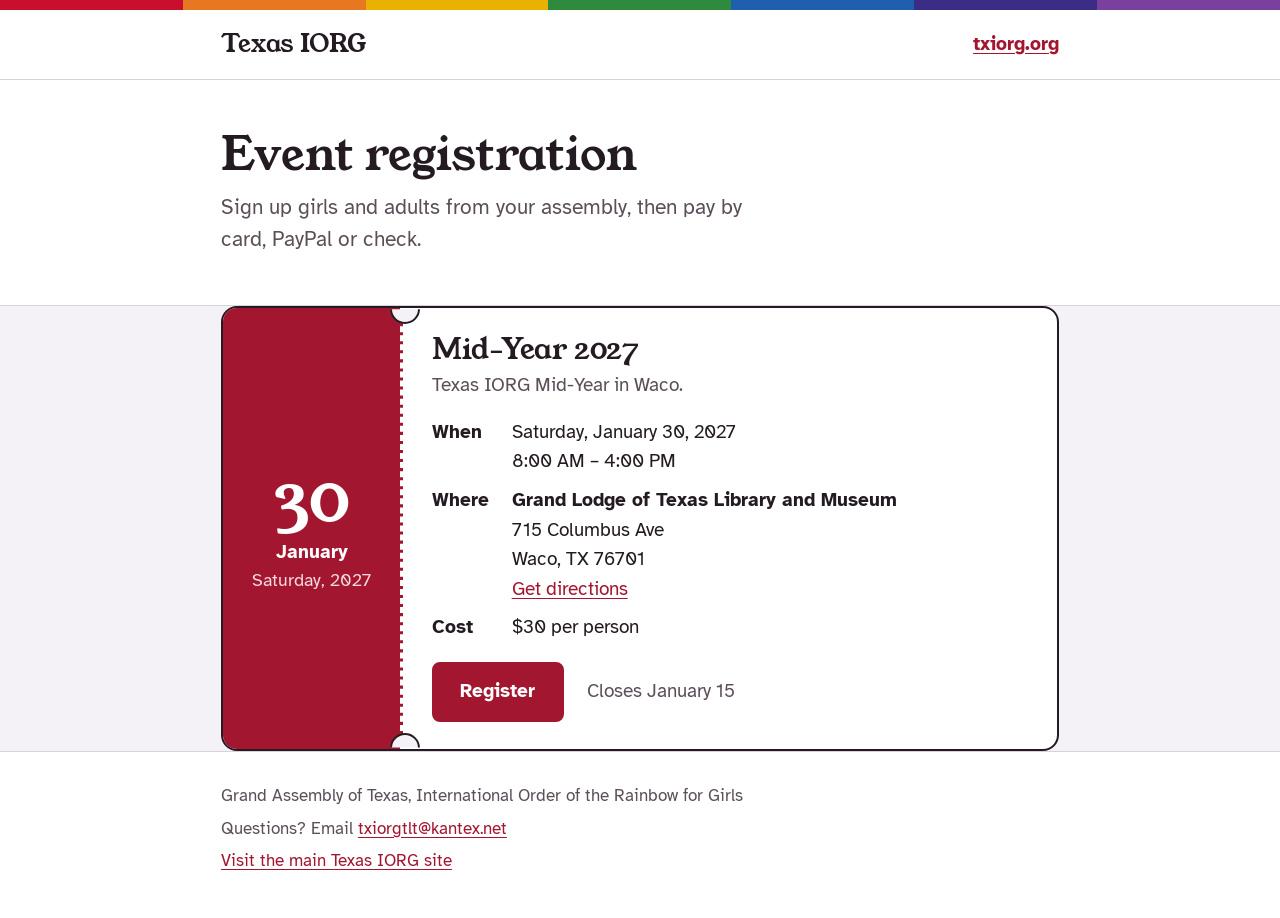
<file: index.html>
<!DOCTYPE html>
<html lang="en">
<head>
  <meta charset="utf-8">
  <meta name="viewport" content="width=device-width, initial-scale=1">
  <title>Event Registration | Texas IORG</title>
  <meta name="description" content="Register and pay for Texas IORG (Rainbow Girls) events.">
  <link rel="icon" href="favicon.svg" type="image/svg+xml">
  <link rel="icon" href="favicon-32.png" type="image/png" sizes="32x32">
  <link rel="apple-touch-icon" href="apple-touch-icon.png">
  <meta name="theme-color" content="#a3162f">
  <link rel="preconnect" href="https://fonts.googleapis.com">
  <link rel="preconnect" href="https://fonts.gstatic.com" crossorigin>
  <link href="https://fonts.googleapis.com/css2?family=Atkinson+Hyperlegible:ital,wght@0,400;0,700;1,400&family=Young+Serif&display=swap" rel="stylesheet">
  <link rel="stylesheet" href="assets/styles.css">
</head>
<body>
  <div class="rainbow" aria-hidden="true"></div>
  <header class="masthead">
    <div class="wrap mast-inner">
      <a class="org" href="index.html">Texas IORG</a>
      <nav><a id="main-site-link" href="https://www.txiorg.org/">txiorg.org</a></nav>
    </div>
  </header>

  <section class="hero">
    <div class="wrap">
      <h1>Event registration</h1>
      <p>Sign up girls and adults from your assembly, then pay by card, PayPal or check.</p>
    </div>
    </section>

  <main class="wrap">
    <div id="demo-banner"></div>
    <section id="event-list" class="ticket-list" aria-live="polite">
      <p class="muted">Loading events…</p>
    </section>
  </main>

  <footer class="site-footer">
    <div class="wrap" id="footer"></div>
  </footer>

  <script src="config.js"></script>
  <script src="assets/app.js"></script>
  <script>TXIORG.renderEventList();</script>
</body>
</html>
</file>
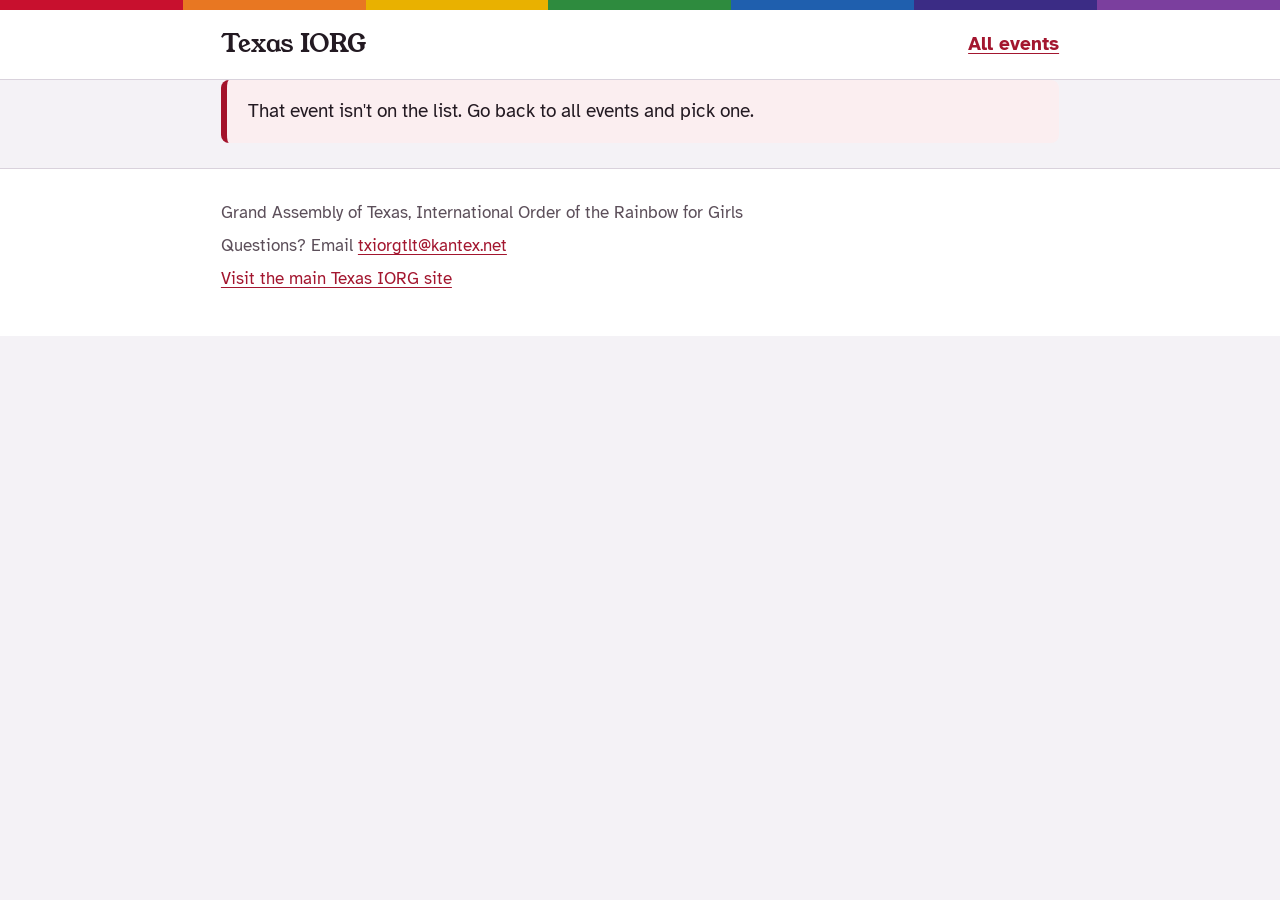
<file: register.html>
<!DOCTYPE html>
<html lang="en">
<head>
  <meta charset="utf-8">
  <meta name="viewport" content="width=device-width, initial-scale=1">
  <title>Register | Texas IORG</title>
  <meta name="description" content="Register and pay for Texas IORG (Rainbow Girls) events.">
  <link rel="icon" href="favicon.svg" type="image/svg+xml">
  <link rel="icon" href="favicon-32.png" type="image/png" sizes="32x32">
  <link rel="apple-touch-icon" href="apple-touch-icon.png">
  <meta name="theme-color" content="#a3162f">
  <link rel="preconnect" href="https://fonts.googleapis.com">
  <link rel="preconnect" href="https://fonts.gstatic.com" crossorigin>
  <link href="https://fonts.googleapis.com/css2?family=Atkinson+Hyperlegible:ital,wght@0,400;0,700;1,400&family=Young+Serif&display=swap" rel="stylesheet">
  <link rel="stylesheet" href="assets/styles.css">
</head>
<body>
  <div class="rainbow" aria-hidden="true"></div>
  <header class="masthead">
    <div class="wrap mast-inner">
      <a class="org" href="index.html">Texas IORG</a>
      <nav><a href="index.html">All events</a></nav>
    </div>
  </header>

  <main class="wrap">
    <div id="demo-banner"></div>
    <div id="app" aria-live="polite">
      <p class="muted">Loading…</p>
    </div>
  </main>

  <footer class="site-footer">
    <div class="wrap" id="footer"></div>
  </footer>

  <script src="config.js"></script>
  <script src="assets/app.js"></script>
  <script>TXIORG.renderRegistration();</script>
</body>
</html>
</file>
<file: assets/styles.css>
/* Texas IORG event registration
   Idea: an event is an admission ticket. Date on a crimson stub, perforated edge,
   details on the right. Rainbow stripe across the top of every page. */

:root {
  --ink: #231a22;
  --ink-soft: #5c4f5a;
  --paper: #ffffff;
  --mist: #f4f2f6;
  --rule: #d9d2dc;
  --crimson: #a3162f;
  --crimson-deep: #7d0f23;
  --crimson-wash: #fbeef0;
  --gold: #b8860b;
  --gold-wash: #fbf4e0;
  --ok: #1f6b3a;
  --error: #a3122a;

  --bow-1: #c8102e;
  --bow-2: #e87722;
  --bow-3: #e9b100;
  --bow-4: #2e8b3e;
  --bow-5: #1f5fae;
  --bow-6: #3b2c85;
  --bow-7: #7b3f9e;

  --serif: "Young Serif", Georgia, "Times New Roman", serif;
  --sans: "Atkinson Hyperlegible", Verdana, Arial, sans-serif;
}

* { box-sizing: border-box; }
[hidden] { display: none !important; }

html { font-size: 19px; }
@media (max-width: 600px) { html { font-size: 18px; } }

body {
  margin: 0;
  font-family: var(--sans);
  line-height: 1.55;
  color: var(--ink);
  background: var(--mist);
}

.wrap { max-width: 880px; margin: 0 auto; padding: 0 1.1rem; }

a { color: var(--crimson); text-underline-offset: 3px; }
p { margin: 0 0 .8rem; }
.muted { color: var(--ink-soft); }

h1, h2, h3 { font-family: var(--serif); font-weight: 400; line-height: 1.15; margin: 0 0 .5rem; }
h1 { font-size: 2.4rem; }
h2 { font-size: 1.5rem; }
h3 { font-size: 1.15rem; }
@media (max-width: 600px) { h1 { font-size: 2rem; } h2 { font-size: 1.35rem; } }

/* ---------- header ---------- */
.rainbow {
  height: 10px;
  background: linear-gradient(90deg,
    var(--bow-1) 0 14.28%, var(--bow-2) 14.28% 28.57%, var(--bow-3) 28.57% 42.85%,
    var(--bow-4) 42.85% 57.14%, var(--bow-5) 57.14% 71.42%, var(--bow-6) 71.42% 85.71%, var(--bow-7) 85.71%);
}
.masthead { background: var(--paper); border-bottom: 1px solid var(--rule); }
.mast-inner { display: flex; align-items: center; justify-content: space-between; gap: 1rem; padding-top: .8rem; padding-bottom: .8rem; }
.org { display: flex; align-items: center; gap: .6rem; color: var(--ink); text-decoration: none; font-family: var(--serif); font-size: 1.3rem; }
.masthead nav a { font-weight: 700; }

/* ---------- index hero ---------- */
.hero { position: relative; overflow: hidden; background: var(--paper); border-bottom: 1px solid var(--rule); }
.hero .wrap { position: relative; z-index: 1; padding-top: 2.6rem; padding-bottom: 2.6rem; }
.hero p { max-width: 30rem; font-size: 1.1rem; color: var(--ink-soft); margin: 0; }


main { padding-top: 2rem; padding-bottom: 3rem; }

/* ---------- ticket ---------- */
.ticket-list { display: grid; gap: 1.6rem; }

.ticket {
  --stub: 9.5rem;
  position: relative;
  display: grid;
  grid-template-columns: var(--stub) 1fr;
  background: var(--paper);
  border: 2px solid var(--ink);
  border-radius: 16px;
}
.ticket::before, .ticket::after {
  content: "";
  position: absolute;
  left: calc(var(--stub) - 13px);
  width: 26px; height: 26px;
  border-radius: 50%;
  background: var(--mist);
  border: 2px solid var(--ink);
  z-index: 1;
}
.ticket::before { top: -14px; clip-path: inset(50% 0 0 0); }
.ticket::after { bottom: -14px; clip-path: inset(0 0 50% 0); }

.stub {
  background: var(--crimson);
  color: #fff;
  border-radius: 14px 0 0 14px;
  border-right: 3px dashed var(--paper);
  padding: 1.2rem .8rem;
  display: flex; flex-direction: column; align-items: center; justify-content: center;
  text-align: center;
}
.stub .md { display: contents; }
.stub .month { font-weight: 700; font-size: 1rem; }
.stub .day { font-family: var(--serif); font-size: 3.6rem; line-height: 1; margin: .15rem 0 .25rem; }
.stub .weekday { font-size: .95rem; color: #f6d9de; }

.ticket-body { padding: 1.3rem 1.5rem 1.4rem; min-width: 0; }
.ticket-body h1 { font-size: 2rem; margin-bottom: .3rem; }
.ticket-body h2 { margin-bottom: .3rem; }
.ticket-body .summary { color: var(--ink-soft); }

.details { display: grid; grid-template-columns: max-content 1fr; gap: .5rem 1.2rem; margin: .9rem 0 1rem; }
.details dt { font-weight: 700; }
.details dd { margin: 0; }

.ticket-foot { display: flex; flex-wrap: wrap; align-items: center; gap: .8rem 1.2rem; }
.closes { color: var(--ink-soft); }
.closed { font-weight: 700; color: var(--ink-soft); }

@media (max-width: 600px) {
  .ticket { grid-template-columns: 1fr; }
  .ticket::before, .ticket::after { display: none; }
  .stub {
    flex-direction: row; gap: .8rem; justify-content: flex-start;
    border-radius: 14px 14px 0 0; border-right: none; border-bottom: 3px dashed var(--paper);
    padding: .8rem 1.1rem;
  }
  .stub .day { font-size: 2.5rem; margin: 0; }
  .stub .md { display: flex; flex-direction: column; align-items: flex-start; line-height: 1.25; text-align: left; }
  .ticket-body { padding: 1.1rem 1.1rem 1.2rem; }
  .ticket-body h1 { font-size: 1.7rem; }
  .details { grid-template-columns: 1fr; gap: 0; }
  .details dd { margin-bottom: .7rem; }
}

/* admission stub on the confirmation */
.ticket.admit .stub { background: var(--gold); }
.ticket.admit .stub .weekday { color: #fff6dc; }
.ref { font-family: var(--serif); font-size: 1.7rem; letter-spacing: .04em; color: var(--crimson-deep); }

/* ---------- buttons ---------- */
.btn {
  display: inline-block; font: inherit; font-weight: 700; cursor: pointer;
  border: 2px solid var(--crimson); background: var(--crimson); color: #fff;
  padding: .7rem 1.4rem; border-radius: 8px; text-decoration: none; min-height: 50px;
}
.btn:hover { background: var(--crimson-deep); border-color: var(--crimson-deep); }
.btn:disabled { opacity: .55; cursor: not-allowed; }
.btn.secondary { background: var(--paper); color: var(--crimson); }
.btn.secondary:hover { background: var(--crimson-wash); }
.btn.link { background: none; border: none; color: var(--crimson); padding: .3rem 0; min-height: 0; text-decoration: underline; }
.btn:focus-visible, input:focus-visible, select:focus-visible, textarea:focus-visible, a:focus-visible {
  outline: 3px solid var(--gold); outline-offset: 2px;
}

/* ---------- the form: one sheet, three steps ---------- */
.sheet { background: var(--paper); border: 1px solid var(--rule); border-radius: 10px; margin-top: 1.8rem; }
.step { padding: 1.6rem 1.5rem; }
.step + .step { border-top: 1px solid var(--rule); }
.step-head { display: flex; align-items: center; gap: .8rem; margin-bottom: .4rem; }
.step-head h2 { margin: 0; }
.step-n {
  flex: none; width: 2.1rem; height: 2.1rem; border-radius: 50%;
  display: grid; place-items: center;
  background: var(--ink); color: #fff; font-weight: 700;
}
.step-note { margin: 0 0 0 2.9rem; color: var(--ink-soft); }
@media (max-width: 600px) { .step { padding: 1.3rem 1.1rem; } .step-note { margin-left: 0; } }

fieldset { border: none; padding: 0; margin: 0; min-width: 0; }
.grid { display: grid; gap: .9rem 1rem; grid-template-columns: 1fr 1fr; margin-top: 1rem; }
.grid .full { grid-column: 1 / -1; }
@media (max-width: 600px) { .grid { grid-template-columns: 1fr; } }

label { display: block; font-weight: 700; margin-bottom: .3rem; }
.req { color: var(--error); }
.hint { font-weight: 400; color: var(--ink-soft); font-size: .9rem; }
input[type=text], input[type=email], input[type=tel], input[type=date], select, textarea {
  width: 100%; font: inherit; color: var(--ink); background: var(--paper);
  border: 2px solid #b3a9b5; border-radius: 6px; padding: .55rem .7rem; min-height: 50px;
}
textarea { min-height: 6rem; resize: vertical; }
input:user-invalid, select:user-invalid { border-color: var(--error); }

.choice { display: flex; gap: .7rem; align-items: flex-start; font-weight: 400; margin: .9rem 0 0; }
.choice input { width: 1.4rem; height: 1.4rem; margin-top: .15rem; flex: none; accent-color: var(--crimson); }

/* each person gets the next color of the bow */
.attendee {
  --band: var(--bow-1);
  border-left: 6px solid var(--band);
  background: var(--mist);
  border-radius: 0 8px 8px 0;
  padding: 1rem 1.1rem 1.1rem;
  margin: 1.1rem 0;
}
.attendee:nth-child(7n+2) { --band: var(--bow-2); }
.attendee:nth-child(7n+3) { --band: var(--bow-3); }
.attendee:nth-child(7n+4) { --band: var(--bow-4); }
.attendee:nth-child(7n+5) { --band: var(--bow-5); }
.attendee:nth-child(7n+6) { --band: var(--bow-6); }
.attendee:nth-child(7n+7) { --band: var(--bow-7); }
.attendee .grid { margin-top: .6rem; }
.attendee-head { display: flex; justify-content: space-between; align-items: baseline; gap: 1rem; }
.attendee-head h3 { margin: 0; }
.extra:has(.derived) { align-self: end; }
.derived { margin: 0; min-height: 50px; display: flex !important; align-items: center; gap: .35rem; padding: .55rem .8rem; background: var(--paper); border: 1px solid var(--rule); border-radius: 6px; display: inline-block; }
.guardian {
  grid-column: 1 / -1; display: grid; gap: .9rem 1rem; grid-template-columns: 1fr 1fr;
  padding: .9rem; border-radius: 6px; background: var(--paper); border: 1px solid var(--rule);
}
.guardian p { grid-column: 1 / -1; margin: 0; font-weight: 700; }
@media (max-width: 600px) { .guardian { grid-template-columns: 1fr; } }

/* ---------- receipt ---------- */
.receipt {
  margin: 0 1.5rem 1.4rem auto;
  max-width: 26rem;
  background: var(--paper);
  border: 2px solid var(--ink);
  border-radius: 6px;
  padding: 1rem 1.2rem;
}
.panel .receipt { margin: 1rem 0; }
.receipt h3 { margin-bottom: .5rem; }
.receipt ul { list-style: none; margin: 0; padding: 0; }
.receipt li { display: flex; justify-content: space-between; gap: 1rem; padding: .2rem 0; }
.receipt li span:last-child { white-space: nowrap; }
.receipt .total { display: flex; justify-content: space-between; border-top: 2px dashed var(--ink); margin-top: .6rem; padding-top: .6rem; font-weight: 700; font-size: 1.25rem; }
.receipt .empty { color: var(--ink-soft); }
.form-actions { padding: 0 1.5rem 1.6rem; display: flex; flex-wrap: wrap; align-items: center; justify-content: flex-end; gap: 1rem; }
.form-actions #form-error { flex-basis: 100%; }
@media (max-width: 600px) {
  .receipt { margin: 0 1.1rem 1.3rem; max-width: none; }
  .form-actions { padding: 0 1.1rem 1.4rem; justify-content: stretch; }
  .form-actions .btn { width: 100%; }
}

/* ---------- notices ---------- */
.notice { border-radius: 8px; padding: .9rem 1.1rem; margin-bottom: 1.3rem; border-left: 6px solid; background: var(--paper); }
.notice.ok { border-color: var(--ok); background: #e9f4ec; }
.notice.warn { border-color: var(--gold); background: var(--gold-wash); }
.notice.error { border-color: var(--error); background: var(--crimson-wash); }
.notice p:last-child { margin-bottom: 0; }

.panel { background: var(--paper); border: 1px solid var(--rule); border-radius: 10px; padding: 1.5rem; margin-top: 1.6rem; }
.panel-actions { display: flex; flex-wrap: wrap; gap: 1rem 1.4rem; align-items: center; }
.pre { white-space: pre-line; }
.hp { position: absolute; left: -9999px; width: 1px; height: 1px; overflow: hidden; }
#paypal-buttons { max-width: 480px; margin-top: 1rem; }

.site-footer { border-top: 1px solid var(--rule); background: var(--paper); padding: 1.6rem 0 2rem; color: var(--ink-soft); font-size: .92rem; }
.site-footer p { margin-bottom: .3rem; }

@media print {
  .masthead nav, .btn, #paypal-buttons, .site-footer { display: none !important; }
  body { background: #fff; }
}
</file>
